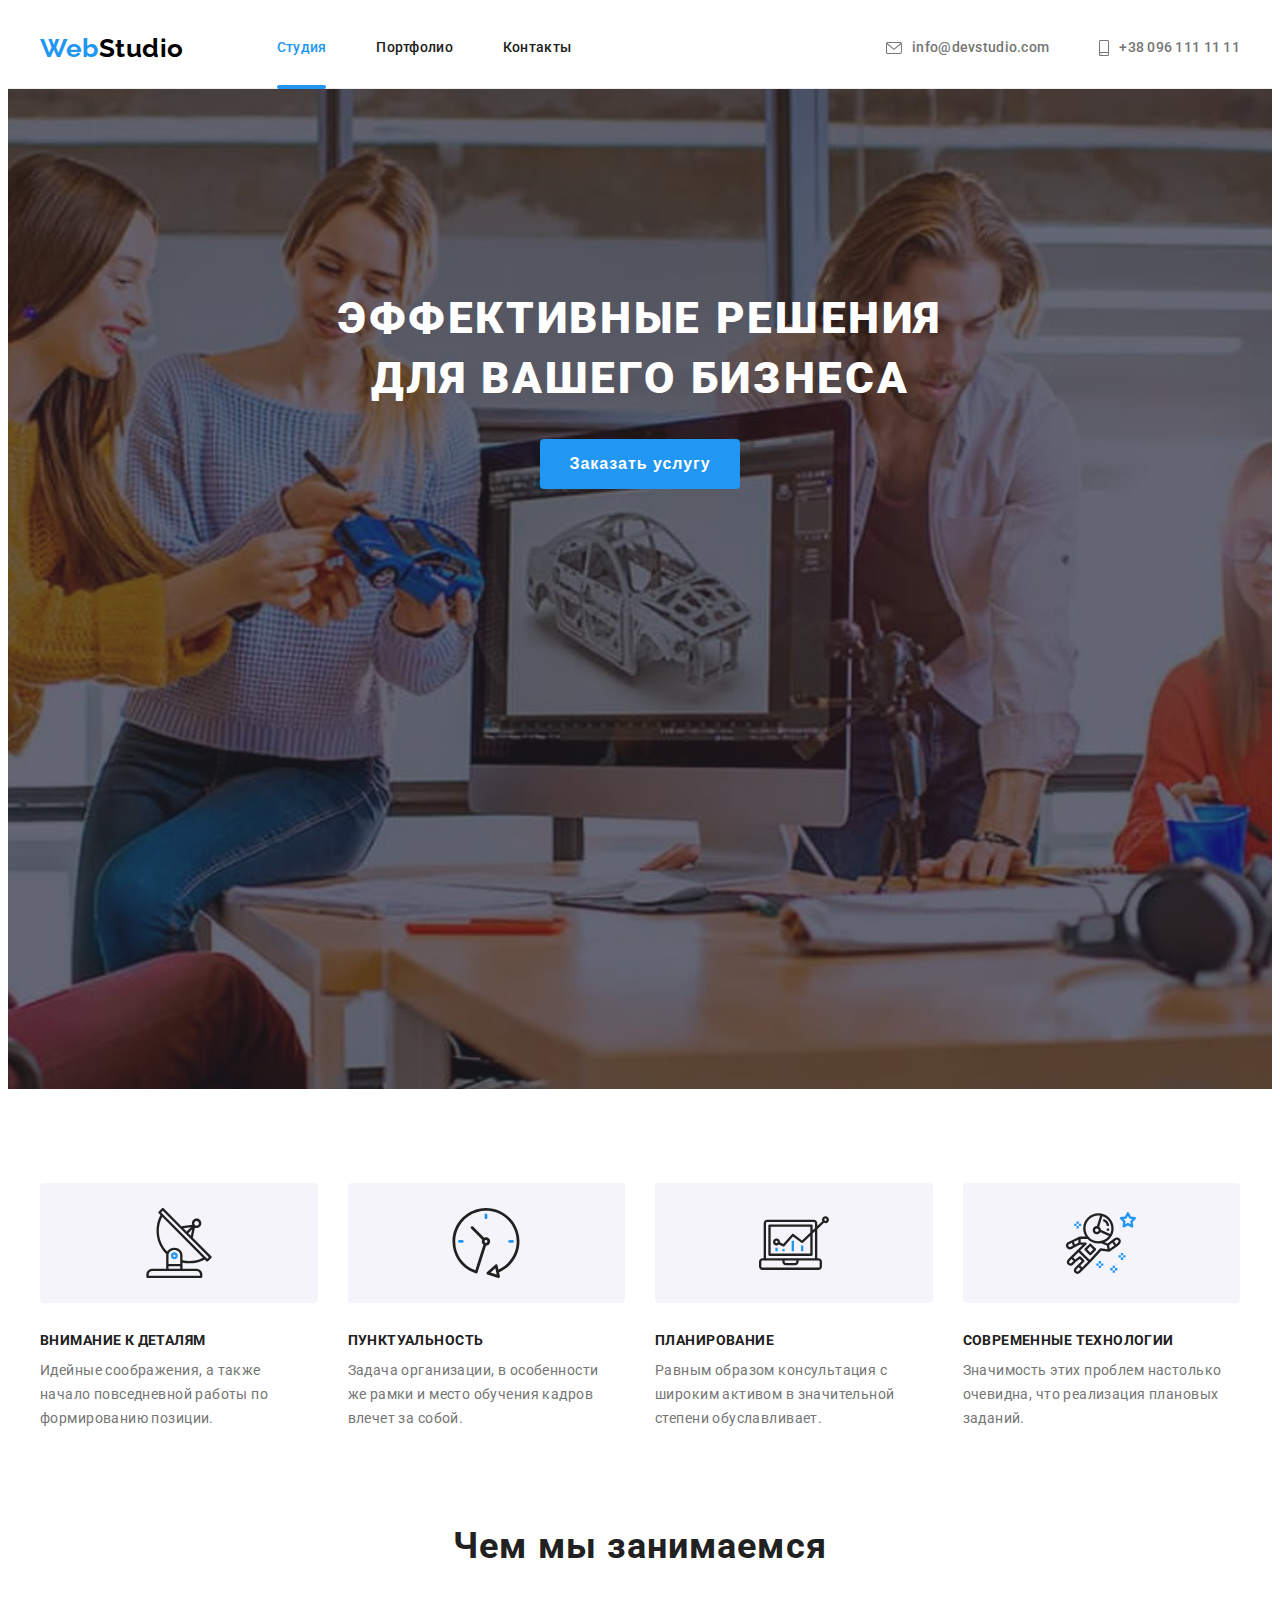
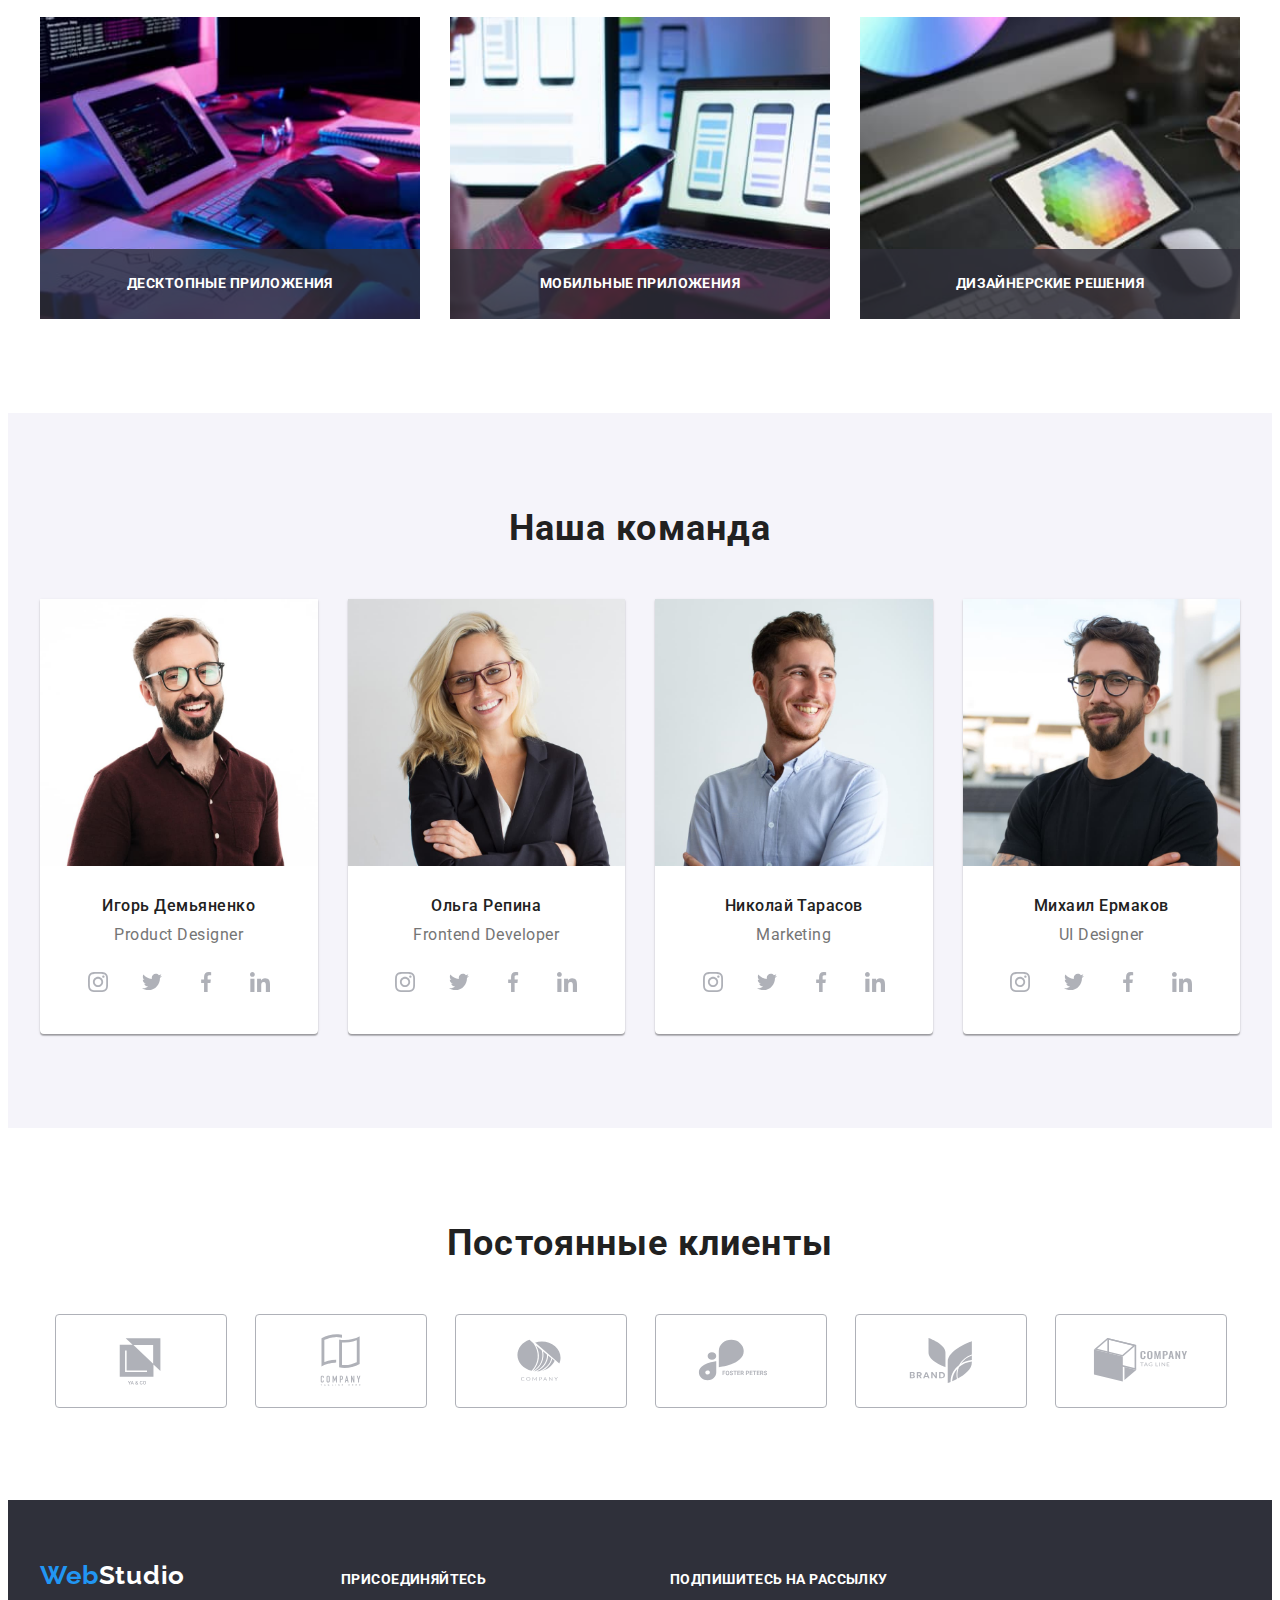
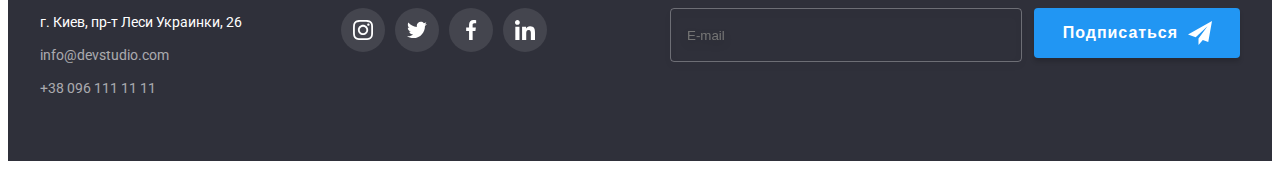
<file: index.html>
<!DOCTYPE html>
<html lang="ru">
  <head>
    <meta charset="UTF-8" />
    <meta http-equiv="X-UA-Compatible" content="IE=edge" />
    <meta name="viewport" content="width=device-width, initial-scale=1.0" />
    <link rel="preconnect" href="https://fonts.googleapis.com" />
    <link rel="preconnect" href="https://fonts.gstatic.com" crossorigin />
    <link
      href="https://fonts.googleapis.com/css2?family=Raleway:wght@700&family=Roboto:wght@400;500;700;900&display=swap"
      rel="stylesheet"
    />
    <title>WebStudio</title>
    <link
      rel="stylesheet"
      href="https://cdnjs.cloudflare.com/ajax/libs/modern-normalize/1.1.0/modern-normalize.min.css"
      integrity="sha512-wpPYUAdjBVSE4KJnH1VR1HeZfpl1ub8YT/NKx4PuQ5NmX2tKuGu6U/JRp5y+Y8XG2tV+wKQpNHVUX03MfMFn9Q=="
      crossorigin="anonymous"
      referrerpolicy="no-referrer"
    />
    <link rel="stylesheet" href="./css/styles.css" />
  </head>

  <body>
    <header class="header">
      <div class="container">
        <nav class="header-nav">
          <a class="head-logo link" href="./">Web<span class="header-logo">Studio</span></a>
          <ul class="header-list list">
            <li class="header-item"><a class="header-nav-item link current" href="./">Студия</a></li>
            <li class="header-item"><a class="header-nav-item link" href="./portfolio.html">Портфолио</a></li>
            <li class="header-item"><a class="header-nav-item link" href="">Контакты</a></li>
          </ul>
        </nav>

        <ul class="header-list list">
          <li class="header-cont-item">
            <a class="header-contact link" href="mailto:info@devstudio.com">
              <svg class="header-icon" width="16" height="14">
                <use href="./images/icons.svg#icon-envelope"></use>
              </svg>
              info@devstudio.com
            </a>
          </li>
          <li class="header-cont-item">
            <a class="header-contact link" href="tel:+380961111111">
              <svg class="header-icon" width="10" height="16">
                <use href="./images/icons.svg#icon-smartphone"></use>
              </svg>
              +38 096 111 11 11
            </a>
          </li>
        </ul>
      </div>
    </header>

    <main>
      <section class="hero">
        <div class="container">
          <h1 class="hero-title">Эффективные решения для вашего бизнеса</h1>
          <button class="hero-button" type="button" data-modal-open>Заказать услугу</button>
        </div>
      </section>

      <section class="section benefits">
        <div class="container">
          <h2 class="visually-hidden">Преимущества</h2>
          <ul class="behefits-list list">
            <li class="benefits-item">
              <div class="benefits-icon-container">
                <svg class="benefits-svg" width="70" height="70">
                  <use href="./images/icons.svg#icon-antenna"></use>
                </svg>
              </div>

              <h3 class="benefits-item-title">Внимание к деталям</h3>
              <p class="benefits-text">
                Идейные соображения, а также начало повседневной работы по формированию позиции.
              </p>
            </li>
            <li class="benefits-item">
              <div class="benefits-icon-container">
                <svg class="benefits-svg" width="70" height="70">
                  <use href="./images/icons.svg#icon-clock"></use>
                </svg>
              </div>

              <h3 class="benefits-item-title">Пунктуальность</h3>
              <p class="benefits-text">
                Задача организации, в особенности же рамки и место обучения кадров влечет за собой.
              </p>
            </li>
            <li class="benefits-item">
              <div class="benefits-icon-container">
                <svg class="benefits-svg" width="70" height="70">
                  <use href="./images/icons.svg#icon-diagram"></use>
                </svg>
              </div>

              <h3 class="benefits-item-title">Планирование</h3>
              <p class="benefits-text">
                Равным образом консультация с широким активом в значительной степени обуславливает.
              </p>
            </li>
            <li class="benefits-item">
              <div class="benefits-icon-container">
                <svg class="benefits-svg" width="70" height="70">
                  <use href="./images/icons.svg#icon-astronaut"></use>
                </svg>
              </div>

              <h3 class="benefits-item-title">Современные технологии</h3>
              <p class="benefits-text">Значимость этих проблем настолько очевидна, что реализация плановых заданий.</p>
            </li>
          </ul>
        </div>
      </section>

      <section class="section work">
        <div class="container">
          <h2 class="section-title">Чем мы занимаемся</h2>
          <ul class="work-list list">
            <li class="work-item">
              <img src="./images/studio/development.jpg" alt="Разработка" width="370" height="294" />
              <div class="work-description">
                <h3 class="work-description-title">Десктопные приложения</h3>
              </div>
            </li>
            <li class="work-item">
              <img
                src="./images/studio/ui-design.jpg"
                alt="Дизайн пользовательского интерфейса"
                width="370"
                height="294"
              />
              <div class="work-description">
                <h3 class="work-description-title">Мобильные приложения</h3>
              </div>
            </li>
            <li class="work-item">
              <img src="./images/studio/design.jpg" alt="Дизайн" width="370" height="294" />
              <div class="work-description">
                <h3 class="work-description-title">Дизайнерские решения</h3>
              </div>
            </li>
          </ul>
        </div>
      </section>

      <section class="section team">
        <div class="container">
          <h2 class="section-title">Наша команда</h2>
          <ul class="team-list list">
            <li class="team-item">
              <img
                class="team-img"
                src="./images/studio/product-designer.jpg"
                alt="Дизайнер подукта"
                width="270"
                height="260"
              />
              <div class="team-info">
                <h3 class="team-title">Игорь Демьяненко</h3>
                <p class="team-text" lang="en">Product Designer</p>
                <ul class="team-soc-list list">
                  <li class="team-soc-item">
                    <a class="team-soc-link link" href="" rel="noopener noreferrer nofollow">
                      <svg class="team-soc-icon" width="20" height="20">
                        <use href="./images/icons.svg#icon-instagram"></use>
                      </svg>
                    </a>
                  </li>
                  <li class="team-soc-item">
                    <a class="team-soc-link link" href="" rel="noopener noreferrer nofollow">
                      <svg class="team-soc-icon" width="20" height="20">
                        <use href="./images/icons.svg#icon-twitter"></use>
                      </svg>
                    </a>
                  </li>
                  <li class="team-soc-item">
                    <a class="team-soc-link link" href="" rel="noopener noreferrer nofollow">
                      <svg class="team-soc-icon" width="20" height="20">
                        <use href="./images/icons.svg#icon-facebook"></use>
                      </svg>
                    </a>
                  </li>
                  <li class="team-soc-item">
                    <a class="team-soc-link link" href="" rel="noopener noreferrer nofollow">
                      <svg class="team-soc-icon" width="20" height="20">
                        <use href="./images/icons.svg#icon-linkedin"></use>
                      </svg>
                    </a>
                  </li>
                </ul>
              </div>
            </li>
            <li class="team-item">
              <img
                class="team-img"
                src="./images/studio/frontend-developer.jpg"
                alt="Фронтенд разработчик"
                width="270"
                height="260"
              />
              <div class="team-info">
                <h3 class="team-title">Ольга Репина</h3>
                <p class="team-text" lang="en">Frontend Developer</p>
                <ul class="team-soc-list list">
                  <li class="team-soc-item">
                    <a class="team-soc-link link" href="" rel="noopener noreferrer nofollow">
                      <svg class="team-soc-icon" width="20" height="20">
                        <use href="./images/icons.svg#icon-instagram"></use>
                      </svg>
                    </a>
                  </li>
                  <li class="team-soc-item">
                    <a class="team-soc-link link" href="" rel="noopener noreferrer nofollow">
                      <svg class="team-soc-icon" width="20" height="20">
                        <use href="./images/icons.svg#icon-twitter"></use>
                      </svg>
                    </a>
                  </li>
                  <li class="team-soc-item">
                    <a class="team-soc-link link" href="" rel="noopener noreferrer nofollow">
                      <svg class="team-soc-icon" width="20" height="20">
                        <use href="./images/icons.svg#icon-facebook"></use>
                      </svg>
                    </a>
                  </li>
                  <li class="team-soc-item">
                    <a class="team-soc-link link" href="" rel="noopener noreferrer nofollow">
                      <svg class="team-soc-icon" width="20" height="20">
                        <use href="./images/icons.svg#icon-linkedin"></use>
                      </svg>
                    </a>
                  </li>
                </ul>
              </div>
            </li>
            <li class="team-item">
              <img class="team-img" src="./images/studio/marketer.jpg" alt="Маркетолог" width="270" height="260" />
              <div class="team-info">
                <h3 class="team-title">Николай Тарасов</h3>
                <p class="team-text" lang="en">Marketing</p>
                <ul class="team-soc-list list">
                  <li class="team-soc-item">
                    <a class="team-soc-link link" href="" rel="noopener noreferrer nofollow">
                      <svg class="team-soc-icon" width="20" height="20">
                        <use href="./images/icons.svg#icon-instagram"></use>
                      </svg>
                    </a>
                  </li>
                  <li class="team-soc-item">
                    <a class="team-soc-link link" href="" rel="noopener noreferrer nofollow">
                      <svg class="team-soc-icon" width="20" height="20">
                        <use href="./images/icons.svg#icon-twitter"></use>
                      </svg>
                    </a>
                  </li>
                  <li class="team-soc-item">
                    <a class="team-soc-link link" href="" rel="noopener noreferrer nofollow">
                      <svg class="team-soc-icon" width="20" height="20">
                        <use href="./images/icons.svg#icon-facebook"></use>
                      </svg>
                    </a>
                  </li>
                  <li class="team-soc-item">
                    <a class="team-soc-link link" href="" rel="noopener noreferrer nofollow">
                      <svg class="team-soc-icon" width="20" height="20">
                        <use href="./images/icons.svg#icon-linkedin"></use>
                      </svg>
                    </a>
                  </li>
                </ul>
              </div>
            </li>
            <li class="team-item">
              <img
                class="team-img"
                src="./images/studio/ui-designer.jpg"
                alt="Дизайнер пользовательского интерфейса"
                width="270"
                height="260"
              />
              <div class="team-info">
                <h3 class="team-title">Михаил Ермаков</h3>
                <p class="team-text" lang="en">UI Designer</p>
                <ul class="team-soc-list list">
                  <li class="team-soc-item">
                    <a class="team-soc-link link" href="" rel="noopener noreferrer nofollow">
                      <svg class="team-soc-icon" width="20" height="20">
                        <use href="./images/icons.svg#icon-instagram"></use>
                      </svg>
                    </a>
                  </li>
                  <li class="team-soc-item">
                    <a class="team-soc-link link" href="" rel="noopener noreferrer nofollow">
                      <svg class="team-soc-icon" width="20" height="20">
                        <use href="./images/icons.svg#icon-twitter"></use>
                      </svg>
                    </a>
                  </li>
                  <li class="team-soc-item">
                    <a class="team-soc-link link" href="" rel="noopener noreferrer nofollow">
                      <svg class="team-soc-icon" width="20" height="20">
                        <use href="./images/icons.svg#icon-facebook"></use>
                      </svg>
                    </a>
                  </li>
                  <li class="team-soc-item">
                    <a class="team-soc-link link" href="" rel="noopener noreferrer nofollow">
                      <svg class="team-soc-icon" width="20" height="20">
                        <use href="./images/icons.svg#icon-linkedin"></use>
                      </svg>
                    </a>
                  </li>
                </ul>
              </div>
            </li>
          </ul>
        </div>
      </section>

      <section class="section">
        <div class="container">
          <h2 class="section-title">Постоянные клиенты</h2>

          <ul class="clients-list list">
            <li class="client-item">
              <a class="client-link" href="" rel="noopener noreferrer nofollow">
                <svg class="client-icon" width="106" height="60">
                  <use href="./images/icons.svg#icon-logo-1"></use>
                </svg>
              </a>
            </li>
            <li class="client-item">
              <a class="client-link" href="" rel="noopener noreferrer nofollow">
                <svg class="client-icon" width="106" height="60">
                  <use href="./images/icons.svg#icon-logo-2"></use>
                </svg>
              </a>
            </li>
            <li class="client-item">
              <a class="client-link" href="" rel="noopener noreferrer nofollow">
                <svg class="client-icon" width="106" height="60">
                  <use href="./images/icons.svg#icon-logo-3"></use>
                </svg>
              </a>
            </li>
            <li class="client-item">
              <a class="client-link" href="" rel="noopener noreferrer nofollow">
                <svg class="client-icon" width="106" height="60">
                  <use href="./images/icons.svg#icon-logo-4"></use>
                </svg>
              </a>
            </li>
            <li class="client-item">
              <a class="client-link" href="" rel="noopener noreferrer nofollow">
                <svg class="client-icon" width="106" height="60">
                  <use href="./images/icons.svg#icon-logo-5"></use>
                </svg>
              </a>
            </li>
            <li class="client-item">
              <a class="client-link" href="" rel="noopener noreferrer nofollow">
                <svg class="client-icon" width="106" height="60">
                  <use href="./images/icons.svg#icon-logo-6"></use>
                </svg>
              </a>
            </li>
          </ul>
        </div>
      </section>
    </main>

    <footer class="footer">
      <div class="container">
        <div>
          <a class="foot-logo link" href="./">Web<span class="footer-logo">Studio</span></a>
          <address class="address">г. Киев, пр-т Леси Украинки, 26</address>
          <ul class="footer-list list">
            <li class="footer-item">
              <a class="footer-contact link" href="mailto:info@devstudio.com">info@devstudio.com</a>
            </li>
            <li class="footer-item"><a class="footer-contact link" href="tel:+380961111111">+38 096 111 11 11</a></li>
          </ul>
        </div>

        <div class="footer-soc">
          <h2 class="footer-soc-title">присоединяйтесь</h2>
          <ul class="footer-soc-list list">
            <li class="footer-soc-item">
              <a class="footer-soc-link link" href="" rel="noopener noreferrer nofollow">
                <svg class="footer-soc-icon" width="20" height="20">
                  <use href="./images/icons.svg#icon-instagram"></use>
                </svg>
              </a>
            </li>
            <li class="footer-soc-item">
              <a class="footer-soc-link link" href="" rel="noopener noreferrer nofollow">
                <svg class="footer-soc-icon" width="20" height="20">
                  <use href="./images/icons.svg#icon-twitter"></use>
                </svg>
              </a>
            </li>
            <li class="footer-soc-item">
              <a class="footer-soc-link link" href="" rel="noopener noreferrer nofollow">
                <svg class="footer-soc-icon" width="20" height="20">
                  <use href="./images/icons.svg#icon-facebook"></use>
                </svg>
              </a>
            </li>
            <li class="footer-soc-item">
              <a class="footer-soc-link link" href="" rel="noopener noreferrer nofollow">
                <svg class="footer-soc-icon" width="20" height="20">
                  <use href="./images/icons.svg#icon-linkedin"></use>
                </svg>
              </a>
            </li>
          </ul>
        </div>

        <form class="footer-email-box">
          <h2>Подпишитесь на рассылку</h2>
          <div class="footer-email-wrap">
            <input
              class="footer-email-input"
              type="email"
              name="subscribe-email"
              id="subscribe-email"
              placeholder="E-mail"
            />
            <div class="footer-email-svg">
              <button type="submit">
                Подписаться
                <svg class="footer-email-icon" width="24" height="24">
                  <use href="./images/icons.svg#icon-send"></use>
                </svg>
              </button>
            </div>
          </div>
        </form>
      </div>
    </footer>

    <div class="backdrop is-hidden" data-modal>
      <div class="modal">
        <button class="modal-close-btn" type="button" data-modal-close>
          <svg width="18" height="18">
            <use href="./images/icons.svg#icon-close-black"></use>
          </svg>
        </button>

        <p class="modal-title">Оставьте свои данные, мы вам перезвоним</p>
        <form class="modal-form">
          <div class="modal-field">
            <label class="modal-label" for="name">Имя</label>
            <div class="input-wrap">
              <input class="modal-input" type="text" name="name" id="name" required />
              <svg class="input-icon" width="18" height="18">
                <use href="./images/icons.svg#icon-person"></use>
              </svg>
            </div>
          </div>

          <div class="modal-field">
            <label class="modal-label" for="tel">Телефон</label>
            <div class="input-wrap">
              <input class="modal-input" type="tel" name="tel" id="tel" required />
              <svg class="input-icon" width="18" height="18">
                <use href="./images/icons.svg#icon-phone"></use>
              </svg>
            </div>
          </div>

          <div class="modal-field">
            <label class="modal-label" for="email">Почта</label>
            <div class="input-wrap">
              <input class="modal-input" type="email" name="email" id="email" required />
              <svg class="input-icon" width="18" height="18">
                <use href="./images/icons.svg#icon-email"></use>
              </svg>
            </div>
          </div>

          <div class="modal-field-label">
            <label class="modal-label" for="comment">Комментарий</label>
            <textarea class="modal-area" name="comment" id="comment" placeholder="Введите текст"></textarea>
          </div>

          <div class="modal-checkbox-wrap">
            <input class="input-check visually-hidden" type="checkbox" name="privacy" id="privacy" />
            <label class="check-text" for="privacy">
              <span>
                <svg class="check-icon" width="11" height="8">
                  <use href="./images/icons.svg#icon-check"></use>
                </svg> </span
              >Соглашаюсь с рассылкой и принимаю&nbsp;<a href="">Условия договора</a>
            </label>
          </div>

          <button class="modal-btn" type="submit">Отправить</button>
        </form>
      </div>
    </div>

    <script src="./js/modal.js"></script>
  </body>
</html>
</file>
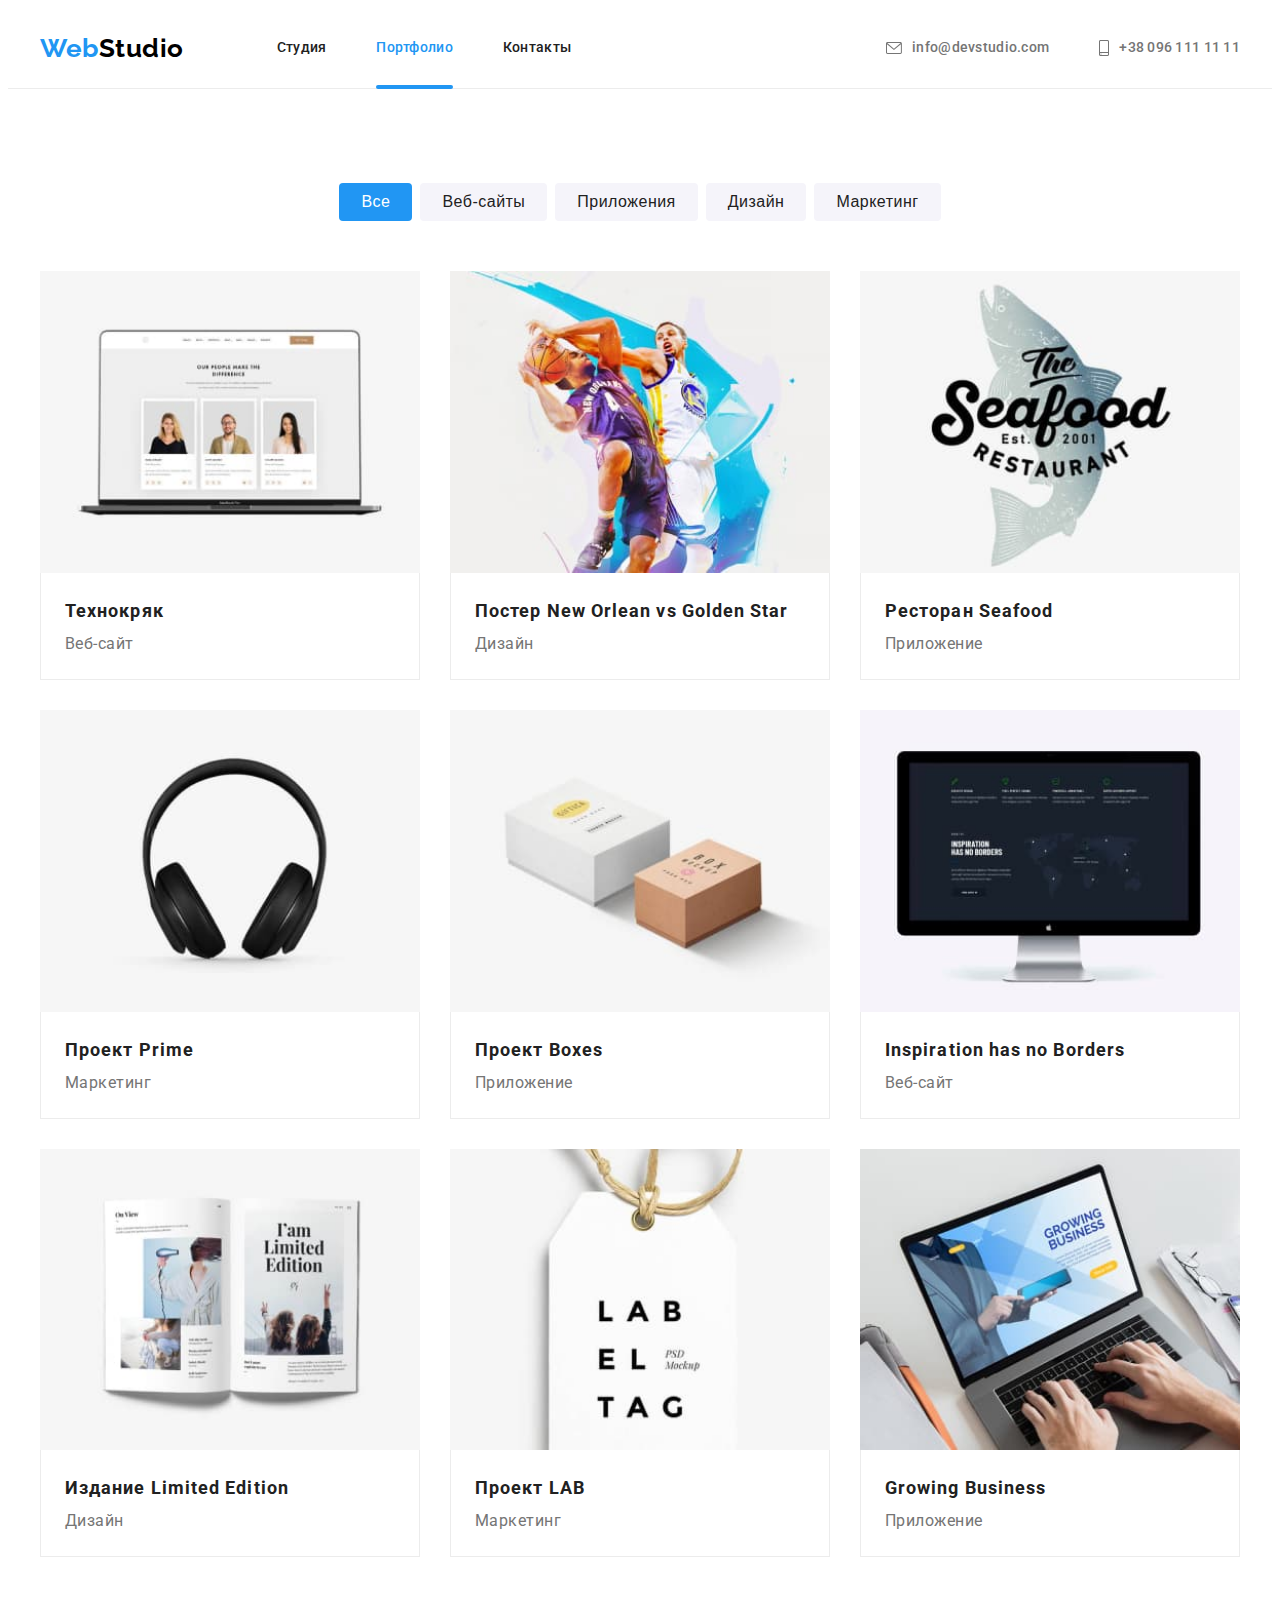
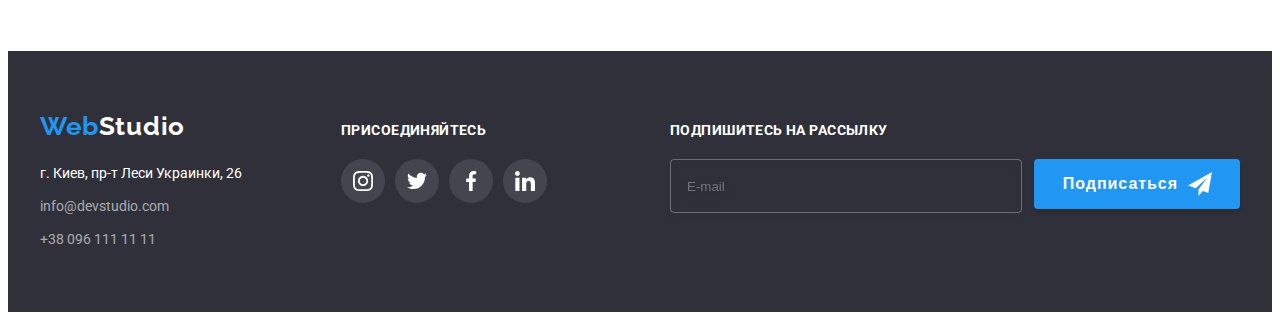
<file: portfolio.html>
<!DOCTYPE html>
<html lang="ru">
  <head>
    <meta charset="UTF-8" />
    <meta http-equiv="X-UA-Compatible" content="IE=edge" />
    <meta name="viewport" content="width=device-width, initial-scale=1.0" />
    <link rel="preconnect" href="https://fonts.googleapis.com" />
    <link rel="preconnect" href="https://fonts.gstatic.com" crossorigin />
    <link
      href="https://fonts.googleapis.com/css2?family=Raleway:wght@700&family=Roboto:wght@400;500;700;900&display=swap"
      rel="stylesheet"
    />
    <title>Portfolio</title>
    <link
      rel="stylesheet"
      href="https://cdnjs.cloudflare.com/ajax/libs/modern-normalize/1.1.0/modern-normalize.min.css"
      integrity="sha512-wpPYUAdjBVSE4KJnH1VR1HeZfpl1ub8YT/NKx4PuQ5NmX2tKuGu6U/JRp5y+Y8XG2tV+wKQpNHVUX03MfMFn9Q=="
      crossorigin="anonymous"
      referrerpolicy="no-referrer"
    />
    <link rel="stylesheet" href="./css/styles.css" />
  </head>

  <body>
    <header class="header">
      <div class="container">
        <nav class="header-nav">
          <a class="head-logo link" href="./">Web<span class="header-logo">Studio</span></a>
          <ul class="header-list list">
            <li class="header-item"><a class="header-nav-item link" href="./">Студия</a></li>
            <li class="header-item"><a class="header-nav-item link current" href="./portfolio.html">Портфолио</a></li>
            <li class="header-item"><a class="header-nav-item link" href="">Контакты</a></li>
          </ul>
        </nav>

        <ul class="header-list list">
          <li class="header-cont-item">
            <a class="header-contact link" href="mailto:info@devstudio.com">
              <svg class="header-icon" width="16" height="14">
                <use href="./images/icons.svg#icon-envelope"></use>
              </svg>
              info@devstudio.com
            </a>
          </li>
          <li class="header-cont-item">
            <a class="header-contact link" href="tel:+380961111111">
              <svg class="header-icon" width="10" height="16">
                <use href="./images/icons.svg#icon-smartphone"></use>
              </svg>
              +38 096 111 11 11
            </a>
          </li>
        </ul>
      </div>
    </header>

    <main>
      <section class="section">
        <div class="container">
          <h1 class="visually-hidden">Портфолио</h1>
          <ul class="portfolio-buttons list">
            <li class="portfolio-button-item">
              <button class="portfolio-button portfolio-current" type="button">Все</button>
            </li>
            <li class="portfolio-button-item"><button class="portfolio-button" type="button">Веб-сайты</button></li>
            <li class="portfolio-button-item"><button class="portfolio-button" type="button">Приложения</button></li>
            <li class="portfolio-button-item"><button class="portfolio-button" type="button">Дизайн</button></li>
            <li class="portfolio-button-item"><button class="portfolio-button" type="button">Маркетинг</button></li>
          </ul>

          <ul class="portfolio-list list">
            <li class="portfolio-item">
              <a class="portfolio-link link" href="">
                <div class="project-box">
                  <img src="./images/portfolio/technocrack.jpg" alt="Сайт технокряк" width="370" height="294" />

                  <p class="project-description">
                    Ресурс предлагает комплексные предложения с разным уровнем функционала и сервисов. Все это позволит
                    посетителю получить исчерпывающие сведения о компании или частном лице.
                  </p>
                </div>
                <div class="portfolio-info">
                  <h2 class="portfolio-title">Технокряк</h2>
                  <p class="portfolio-text">Веб-сайт</p>
                </div>
              </a>
            </li>
            <li class="portfolio-item">
              <a class="portfolio-link link" href="">
                <div class="project-box">
                  <img src="./images/portfolio/poster.jpg" alt="Постер баскетбольного матча" width="370" height="294" />

                  <p class="project-description">
                    Ресурс предлагает комплексные предложения с разным уровнем функционала и сервисов. Все это позволит
                    посетителю получить исчерпывающие сведения о компании или частном лице.
                  </p>
                </div>
                <div class="portfolio-info">
                  <h2 class="portfolio-title">Постер New Orlean vs Golden Star</h2>
                  <p class="portfolio-text">Дизайн</p>
                </div>
              </a>
            </li>
            <li class="portfolio-item">
              <a class="portfolio-link link" href="">
                <div class="project-box">
                  <img src="./images/portfolio/restaurant.jpg" alt="Лого ресторана" width="370" height="294" />

                  <p class="project-description">
                    Ресурс предлагает комплексные предложения с разным уровнем функционала и сервисов. Все это позволит
                    посетителю получить исчерпывающие сведения о компании или частном лице.
                  </p>
                </div>
                <div class="portfolio-info">
                  <h2 class="portfolio-title">Ресторан Seafood</h2>
                  <p class="portfolio-text">Приложение</p>
                </div>
              </a>
            </li>
            <li class="portfolio-item">
              <a class="portfolio-link link" href="">
                <div class="project-box">
                  <img src="./images/portfolio/project-prime.jpg" alt="Наушники" width="370" height="294" />

                  <p class="project-description">
                    Ресурс предлагает комплексные предложения с разным уровнем функционала и сервисов. Все это позволит
                    посетителю получить исчерпывающие сведения о компании или частном лице.
                  </p>
                </div>
                <div class="portfolio-info">
                  <h2 class="portfolio-title">Проект Prime</h2>
                  <p class="portfolio-text">Маркетинг</p>
                </div>
              </a>
            </li>
            <li class="portfolio-item">
              <a class="portfolio-link link" href="">
                <div class="project-box">
                  <img src="./images/portfolio/project-boxes.jpg" alt="Коробки" width="370" height="294" />

                  <p class="project-description">
                    Ресурс предлагает комплексные предложения с разным уровнем функционала и сервисов. Все это позволит
                    посетителю получить исчерпывающие сведения о компании или частном лице.
                  </p>
                </div>
                <div class="portfolio-info">
                  <h2 class="portfolio-title">Проект Boxes</h2>
                  <p class="portfolio-text">Приложение</p>
                </div>
              </a>
            </li>
            <li class="portfolio-item">
              <a class="portfolio-link link" href="">
                <div class="project-box">
                  <img src="./images/portfolio/inspiration.jpg" alt="Сайт вдохновение" width="370" height="294" />

                  <p class="project-description">
                    Ресурс предлагает комплексные предложения с разным уровнем функционала и сервисов. Все это позволит
                    посетителю получить исчерпывающие сведения о компании или частном лице.
                  </p>
                </div>
                <div class="portfolio-info">
                  <h2 class="portfolio-title" lang="en">Inspiration has no Borders</h2>
                  <p class="portfolio-text">Веб-сайт</p>
                </div>
              </a>
            </li>
            <li class="portfolio-item">
              <a class="portfolio-link link" href="">
                <div class="project-box">
                  <img src="./images/portfolio/magazine.jpg" alt="Статья в журнале" width="370" height="294" />

                  <p class="project-description">
                    Ресурс предлагает комплексные предложения с разным уровнем функционала и сервисов. Все это позволит
                    посетителю получить исчерпывающие сведения о компании или частном лице.
                  </p>
                </div>
                <div class="portfolio-info">
                  <h2 class="portfolio-title">Издание Limited Edition</h2>
                  <p class="portfolio-text">Дизайн</p>
                </div>
              </a>
            </li>
            <li class="portfolio-item">
              <a class="portfolio-link link" href="">
                <div class="project-box">
                  <img src="./images/portfolio/project-lab.jpg" alt="Маркетинговый проект" width="370" height="294" />

                  <p class="project-description">
                    Ресурс предлагает комплексные предложения с разным уровнем функционала и сервисов. Все это позволит
                    посетителю получить исчерпывающие сведения о компании или частном лице.
                  </p>
                </div>
                <div class="portfolio-info">
                  <h2 class="portfolio-title">Проект LAB</h2>
                  <p class="portfolio-text">Маркетинг</p>
                </div>
              </a>
            </li>
            <li class="portfolio-item">
              <a class="portfolio-link link" href="">
                <div class="project-box">
                  <img
                    src="./images/portfolio/application.jpg"
                    alt="Приложение растущий бизнес"
                    width="370"
                    height="294"
                  />

                  <p class="project-description">
                    Ресурс предлагает комплексные предложения с разным уровнем функционала и сервисов. Все это позволит
                    посетителю получить исчерпывающие сведения о компании или частном лице.
                  </p>
                </div>
                <div class="portfolio-info">
                  <h2 class="portfolio-title" lang="en">Growing Business</h2>
                  <p class="portfolio-text">Приложение</p>
                </div>
              </a>
            </li>
          </ul>
        </div>
      </section>
    </main>

    <footer class="footer">
      <div class="container">
        <div>
          <a class="foot-logo link" href="./">Web<span class="footer-logo">Studio</span></a>
          <address class="address">г. Киев, пр-т Леси Украинки, 26</address>
          <ul class="footer-list list">
            <li class="footer-item">
              <a class="footer-contact link" href="mailto:info@devstudio.com">info@devstudio.com</a>
            </li>
            <li class="footer-item"><a class="footer-contact link" href="tel:+380961111111">+38 096 111 11 11</a></li>
          </ul>
        </div>

        <div class="footer-soc">
          <h2 class="footer-soc-title">присоединяйтесь</h2>
          <ul class="footer-soc-list list">
            <li class="footer-soc-item">
              <a class="footer-soc-link link" href="" rel="noopener noreferrer nofollow">
                <svg class="footer-soc-icon" width="20" height="20">
                  <use href="./images/icons.svg#icon-instagram"></use>
                </svg>
              </a>
            </li>
            <li class="footer-soc-item">
              <a class="footer-soc-link link" href="" rel="noopener noreferrer nofollow">
                <svg class="footer-soc-icon" width="20" height="20">
                  <use href="./images/icons.svg#icon-twitter"></use>
                </svg>
              </a>
            </li>
            <li class="footer-soc-item">
              <a class="footer-soc-link link" href="" rel="noopener noreferrer nofollow">
                <svg class="footer-soc-icon" width="20" height="20">
                  <use href="./images/icons.svg#icon-facebook"></use>
                </svg>
              </a>
            </li>
            <li class="footer-soc-item">
              <a class="footer-soc-link link" href="" rel="noopener noreferrer nofollow">
                <svg class="footer-soc-icon" width="20" height="20">
                  <use href="./images/icons.svg#icon-linkedin"></use>
                </svg>
              </a>
            </li>
          </ul>
        </div>

        <form class="footer-email-box">
          <h2>Подпишитесь на рассылку</h2>
          <div class="footer-email-wrap">
            <input
              class="footer-email-input"
              type="email"
              name="subscribe-email"
              id="subscribe-email"
              placeholder="E-mail"
            />
            <div class="footer-email-svg">
              <button type="submit">Подписаться</button>
              <svg class="footer-email-icon" width="24" height="24">
                <use href="./images/icons.svg#icon-send"></use>
              </svg>
            </div>
          </div>
        </form>
      </div>
    </footer>
  </body>
</html>
</file>
<file: css/styles.css>
:root {
    --main-color: #212121;
    --second-color: #757575;
    --accent-color: #2196F3;
    --white-color: #FFFFFF;
    --main-title-color: #FFFFFF;
    --transition-time: 250ms;
    --cubic-func: cubic-bezier(0.4, 0, 0.2, 1);

    --item: 3;
    --space: 30px
}

p, h1, h2, h3, h4, h5, h6{
    margin: 0;
}

ul{
    margin: 0;
    padding-left: 0;
    padding: 0;
}

img{
    display: block;
    width: 100%;
    height: auto;
}

body{
    font-family: 'Roboto', sans-serif;
    
    color: var(--main-color);
    background-color: var(--white-color);
}

.list{
    list-style: none;
}

.link{
    text-decoration: none;
    display: block;
}

.container{
    width: 1200px;
    margin: 0 auto;
    padding-left: 15px;
    padding-right: 15px;
}

.visually-hidden {
    padding: 0;

    position: absolute;
    width: 1px;
    height: 1px;
    margin: -1px;
    border: 0; 
    white-space: nowrap;

    clip-path: inset(100%);
    clip: rect(0 0 0 0);
    overflow: hidden;
}

.section{
    padding-top: 94px;
    padding-bottom: 94px;
}

/* ----------Header----------*/

.header{
    border-bottom: 1px solid #ECECEC;
}

.head-logo, 
.foot-logo{
    font-family: 'Raleway';
    font-weight: 700;
    font-size: 26px;
    line-height: 1.19;
    letter-spacing: 0.02em;

    color: var(--accent-color);
}
.header-logo{
    color: #000000;
}

.header-nav-item{
    padding-top: 32px;
    padding-bottom: 32px;

    font-weight: 500;
    font-size: 14px;
    line-height: 1.14;
    letter-spacing: 0.02em;

    color: var(--main-color);
    position: relative;

    transition: color var(--transition-time) var(--cubic-func);
}

.header-nav-item:hover,
.header-nav-item:focus {
    color: var(--accent-color);
}

.header-item:not(:last-child){
    margin-right: 50px;
}

.header-list{
    display: flex;
    margin-left: auto;
}

.header-nav{
    display: flex;
    align-items: center;
}

.head-logo{
    margin-right: 93px;
}


.header-cont-item:not(:last-child){
    margin-right: 50px;
}

.header .container{
    display: flex;
    align-items: center;
}

.header-contact{
    display: flex;
    align-items: center;
    justify-content: center;
    padding-top: 10px;
    padding-bottom: 10px;

    font-weight: 500;
    font-size: 14px;
    line-height: 1.14;
    letter-spacing: 0.02em;

    color: var(--second-color);

    transition: color var(--transition-time) var(--cubic-func);
}

.header-icon{
    margin-right: 10px;

    fill: currentColor;
}

.header-contact:hover,
.header-contact:focus {
    color: var(--accent-color);
}

.current{
    color: var(--accent-color);
}

.current::after{
    content: "";
    position: absolute;
    display: block;

    bottom: -1px;
    width: 100%;
    height: 4px;
    
    background-color: var(--accent-color);
    border-radius: 2px;
}

/* ---------Footer----------*/

.footer {
    background-color: #2F303A;
    padding-top: 60px;
    padding-bottom: 60px;
}

.footer-logo{
    font-family: 'Raleway';
    font-weight: 700;
    font-size: 26px;
    line-height: 1.19;
    letter-spacing: 0.03em;
    
    color: var(--white-color);
}

.address{
    margin-top: 20px;

    font-style: normal;
    font-size: 14px;
    line-height: 1.71;

    color: var(--white-color);
    
}

.footer-contact{
    font-size: 14px;
    line-height: 1.71;

    color: rgba(255, 255, 255, 0.6);

    transition: color var(--transition-time) var(--cubic-func);
}
.footer-contact:hover,
.footer-contact:focus {
    color: var(--accent-color);
}

.footer-list{
    margin-top: 9px;
    width: 231px;
}

.footer-item:not(:first-child){
    margin-top: 9px;
}

.footer-soc-title{
    margin-bottom: 20px;

    font-weight: 700;
    font-size: 14px;
    line-height: 1.14;
    letter-spacing: 0.03em;
    text-transform: uppercase;
    
    color: var(--white-color);
}

.footer .container{
    display: flex;
    align-items: baseline;
}

.footer-soc{
    margin-left: 70px;
}

.footer-soc-list {
    display: flex;
    justify-content: center;
}

.footer-soc-item {
    width: 44px;
    height: 44px;
}

.footer-soc-item:not(:last-child) {
    margin-right: 10px;
}

.footer-soc-link {
    display: flex;
    align-items: center;
    justify-content: center;

    height: 100%;
    width: 100%;
    border-radius: 50%;
    background-color: rgba(255, 255, 255, 0.1);
    color: var(--white-color);

    transition: background-color var(--transition-time) var(--cubic-func);
}

.footer-soc-icon {
    fill: currentColor;
}

.footer-soc-link:hover,
.footer-soc-link:focus {
    background-color: var(--accent-color);
}


.footer-email-box{
    margin-left: auto;

    width: 570px;
}

.footer-email-box h2{
    margin-bottom: 20px;

    font-weight: 700;
    font-size: 14px;
    line-height: 1.14;
    letter-spacing: 0.03em;
    text-transform: uppercase;
    
    color: var(--white-color);
}

.footer-email-wrap{
    display: flex;
}

.footer-email-wrap input{
    display: block;
    margin-right: 12px;
    padding-left: 16px;

    width: 100%;
    height: 50px;

    transition: border-color var(--transition-time) var(--cubic-func);

    color: var(--white-color);
    background-color: transparent;
    border: 1px solid rgba(255, 255, 255, 0.3);
    filter: drop-shadow(0px 4px 4px rgba(0, 0, 0, 0.15));
    border-radius: 4px;
    outline: none;
}

.footer-email-wrap input:focus{
    border-color: var(--accent-color);
}

.footer-email-svg{
    position: relative;
}

.footer-email-icon{
    position: absolute;
    top: 13px;
    right: 28px;
}

.footer-email-wrap button{
    margin-left: auto;
    padding: 10px 62px 10px 29px;

    min-width: 200px;
    height: 50px;

    font-weight: 700;
    font-size: 16px;
    line-height: 1.87;
    letter-spacing: 0.06em;

    transition: background-color var(--transition-time) var(--cubic-func);

    color: var(--white-color);
    background-color: var(--accent-color);
    box-shadow: 0px 4px 4px rgba(0, 0, 0, 0.15);
    border-radius: 4px;
    border: none;
    cursor: pointer;
}

.footer-email-wrap button:hover, 
.footer-email-wrap button:focus{
    background-color: #188CE8;
}



/* ----------Hero----------*/

.hero {
    padding-top: 200px;
    padding-bottom: 200px;
    margin: 0 auto;

    max-width: 1600px;
    min-height: 600px;

    background-color: #2F303A;
    background-image: linear-gradient(rgba(47, 48, 58, 0.4), rgba(47, 48, 58, 0.4)), url("../images/studio/hero-bg.jpg");
    background-repeat: no-repeat;
    background-position: center;
    background-size: cover;  
}

.hero-title{
    margin: 0 auto;
    margin-bottom: 30px;

    font-weight: 900;
    font-size: 44px;
    line-height: 1.36;

    text-align: center;
    letter-spacing: 0.06em;
    text-transform: uppercase;
    color: var(--main-title-color);
    max-width: 696px;
    
}

.hero-button{
    display: block;
    margin: 0 auto;

    font-weight: 700;
    font-size: 16px;
    line-height: 1.87;
    letter-spacing: 0.06em;

    color: var(--white-color);
    background-color: var(--accent-color);
    border-radius: 4px;
    cursor: pointer;
    border: none;
    min-width: 200px;
    min-height: 50px;
    
    transition: box-shadow var(--transition-time) var(--cubic-func),
    background-color var(--transition-time) var(--cubic-func);
}

.hero-button:hover,
.hero-button:focus{
    background-color: #188CE8;
    box-shadow: 0px 4px 4px rgba(0, 0, 0, 0.15);
}


/* ----------Benefits----------- */

.benefits{
    padding-bottom: 47px;
}

.behefits-list{
    display: flex;
    margin: calc(-1 * var(--space) / 2);
}

.benefits-item{
    --item: 4;
    flex-basis: calc(100% / var(--item) - var(--space));
    margin: calc(var(--space) / 2);
}

.benefits-icon-container{
    display: flex;
    align-items: center;
    justify-content: center;
    margin-bottom: 30px;

    width: 100%;
    min-height: 120px;
    
    background-color: #F5F4FA;
    border-radius: 4px;
}

.benefits-item-title{
    margin-bottom: 10px;

    font-weight: 700;
    font-size: 14px;
    line-height: 1.14;
    letter-spacing: 0.03em;
    text-transform: uppercase;

    color: var(--main-color);
    
}

.benefits-text{
    font-size: 14px;
    line-height: 1.71;
    letter-spacing: 0.03em;

    color: var(--second-color);
    width: 270px;
}


/* ----------Work----------- */

.work{
    padding-top: 47px;
}

.work-list{
    display: flex;
    margin: calc(-1 * var(--space) / 2);
}

.work-item{
    flex-basis: calc(100% / var(--item) - var(--space));
    margin: calc(var(--space) / 2);

    padding-right: 0;

    position: relative;
}

.work-description{
    display: flex;
    align-items: center;
    justify-content: center;

    position: absolute;
    bottom: 0;

    width: 100%;
    min-height: 70px;

    background-color: rgba(47, 48, 58, 0.8);
}

.work-description-title{
    font-weight: 700;
    font-size: 14px;
    line-height: 1.14;
    text-align: center;
    letter-spacing: 0.03em;
    text-transform: uppercase;
    
    color: var(--white-color);
}

.section-title{
    margin-bottom: 50px;

    font-weight: 700;
    font-size: 36px;
    line-height: 1.17;
    text-align: center;
    letter-spacing: 0.03em;

    color: var(--main-color);
    
}

/* ----------Team----------- */

.team{
    background-color: #F5F4FA;
}

.team-list{
    display: flex;
    margin: calc(-1 * var(--space) / 2);
}

.team-item{
    --item: 4;
    flex-basis: calc(100% / var(--item) - var(--space));
    margin: calc(var(--space) / 2);

    background-color: #FFFFFF;
    box-shadow: 0px 1px 3px rgba(0, 0, 0, 0.12), 0px 1px 1px rgba(0, 0, 0, 0.14), 0px 2px 1px rgba(0, 0, 0, 0.2);
    border-radius: 0px 0px 4px 4px;
}

.team-title{
    margin-bottom: 10px;

    font-weight: 500;
    font-size: 16px;
    line-height: 1.19;
    letter-spacing: 0.03em;

    color: var(--main-color);
    
}

.team-info {
    padding-top: 30px;
    text-align: center;
    padding-bottom: 30px;
    padding-left: 10px;
    padding-right: 10px;
}

.team-text{
    margin-bottom: 16px;

    font-size: 16px;
    line-height: 1.19;
    letter-spacing: 0.03em;

    color: var(--second-color);
}

.team-soc-list{
    display: flex;
    justify-content: center;
}

.team-soc-item{
    width: 44px;
    height: 44px;
}

.team-soc-item:not(:last-child){
    margin-right: 10px;
}

.team-soc-link{
    display: flex;
    align-items: center;
    justify-content: center;

    height: 100%;
    width: 100%;
    border-radius: 50%;
    color: #AFB1B8;

    transition: color var(--transition-time) var(--cubic-func),
    background-color var(--transition-time) var(--cubic-func);
}

.team-soc-icon{
    fill: currentColor;
}

.team-soc-link:hover,
.team-soc-link:focus{
    background-color: var(--accent-color);
    color: var(--white-color)
}

/* ----------Clients------------ */

.clients-list{
    display: flex;
    justify-content: center;
    align-items: center;
}

.client-item:not(:last-child){
    margin-right: 30px;
}

.client-item{
    min-width: 170px;
    height: 92px;
}

.client-link{
    display: flex;
    justify-content: center;
    align-items: center;

    width: 100%;
    height: 100%;
    border: 1px solid #AFB1B8;
    border-radius: 4px;
    color: #AFB1B8;

    transition: color var(--transition-time) var(--cubic-func),
    border var(--transition-time) var(--cubic-func);
}

.client-icon{
    fill: currentColor;
}

.client-link:hover,
.client-link:focus{
    border: 1px solid var(--accent-color);
    color: var(--accent-color);
}

/* ----------Portfolio----------- */

.portfolio{
    padding-top: 97px;
    padding-bottom: 91px;
}

.portfolio-buttons{
    display: flex;
    justify-content: center;
    margin-bottom: 50px;
}

.portfolio-button{
    padding: 6px 22px 6px 22px;

    background-color: #F5F4FA;
    border-radius: 4px;
    font-weight: 500;
    font-size: 16px;
    line-height: 1.62;
    letter-spacing: 0.03em;

    color: var(--main-color);
    border: none;
    
    transition: box-shadow var(--transition-time) var(--cubic-func),
     background-color var(--transition-time) var(--cubic-func),
     color var(--transition-time) var(--cubic-func);
}

.portfolio-button-item:not(:last-child) {
    margin-right: 8px;
}

.portfolio-button:hover, 
.portfolio-button:focus{
    box-shadow: 0px 3px 1px rgba(0, 0, 0, 0.1), 0px 1px 2px rgba(0, 0, 0, 0.08), 0px 2px 2px rgba(0, 0, 0, 0.12);
    background-color: var(--accent-color);
    color: var(--white-color);
    cursor: pointer;
}

.portfolio-current{
    background-color: var(--accent-color);
    color: var(--white-color);
}

.portfolio-info{
    padding: 20px 24px;

    border-bottom: 1px solid #ECECEC;
    border-left: 1px solid #ECECEC;
    border-right: 1px solid #ECECEC;
}

.portfolio-list{
    display: flex;
    flex-wrap: wrap;
    margin: calc(-1 * var(--space) / 2);
}

.portfolio-item{
    flex-basis: calc(100% / var(--item) - var(--space));
    margin: calc(var(--space) / 2);
}

.portfolio-link{
    transition: box-shadow var(--transition-time) var(--cubic-func);
}

.portfolio-link:hover,
.portfolio-link:focus{
    box-shadow: 0px 1px 1px rgba(0, 0, 0, 0.12), 0px 4px 4px rgba(0, 0, 0, 0.06), 1px 4px 6px rgba(0, 0, 0, 0.16);
}

.portfolio-link:hover .project-description,
.portfolio-link:focus .project-description {
    transform: translateY(0);
}

.project-box{
    position: relative;
    overflow: hidden;
}

.project-description{
    display: flex;
    justify-content: center;
    align-items: center;

    position: absolute;
    top: 0;

    padding-left: 24px;

    height: 100%;
    width: 100%;

    font-size: 18px;
    line-height: 1.56;
    letter-spacing: 0.03em;
    
    transform: translateY(101%);
    transition: transform var(--transition-time) var(--cubic-func);

    color: var(--white-color);
    background-color: rgba(33, 150, 243, 0.9);
}

.portfolio-title{
    font-weight: 700;
    font-size: 18px;
    line-height: 2.0;
    letter-spacing: 0.06em;

    color: var(--main-color);
}

.portfolio-text{
    font-size: 16px;
    line-height: 1.87;
    letter-spacing: 0.03em;

    color: var(--second-color);
}

/* -----------Backdrop----------- */
.backdrop{
    position: fixed;

    top: 0;
    left: 0;

    width: 100%;
    height: 100%;

    transition: opacity var(--transition-time) linear, visibility var(--transition-time) linear;

    background-color: rgba(0, 0, 0, 0.2);
}

.backdrop.is-hidden .modal{
    transform: translate(-50%, -50%) scale(3);
}

.modal{
    position: absolute;
    top: 50%;
    left: 50%;

    padding: 40px;

    transform: translate(-50%, -50%) scale(1);
    transition: transform var(--transition-time) linear;
    
    width: 528px;
    min-height: 581px;

    background-color: var(--white-color);
    box-shadow: 0px 1px 3px rgba(0, 0, 0, 0.12), 0px 1px 1px rgba(0, 0, 0, 0.14), 0px 2px 1px rgba(0, 0, 0, 0.2);
    border-radius: 4px
}

.modal-close-btn{
    display: flex;
    align-items: center;
    justify-content: center;

    position: absolute;
    padding: 0;

    top: 8px;
    right: 8px;

    width: 30px;
    height: 30px;

    transition: color var(--transition-time) var(--cubic-func);

    color: #000000;
    border-radius: 50%;
    border: 1px solid rgba(0, 0, 0, 0.1);
    background-color: var(--white-color);

    cursor: pointer;
}

.modal-close-btn svg{
    fill: currentColor;
}

.modal-close-btn:hover, 
.modal-close-btn:focus{
    color: var(--accent-color);
}

.is-hidden{
    opacity: 0;
    visibility: hidden;
    pointer-events: none;
}

.modal-title{
    margin-bottom: 12px;

    font-weight: 700;
     font-size: 20px;
    line-height: 1.15;
    text-align: center;
    letter-spacing: 0.03em;
    
    color: #212121;
}

.modal-field{
    margin-bottom: 10px;
}

.modal-label{
    display: block;
    margin-bottom: 4px;

    font-size: 12px;
    line-height: 14px;
    letter-spacing: 0.01em;
    
    color: var(--second-color);
}

.input-wrap{
    position: relative;
}

.modal-input{
    padding-left: 42px;

    width: 100%;
    height: 40px;

    transition: border-color var(--transition-time) var(--cubic-func);

    background-color: transparent;
    border: 1px solid rgba(33, 33, 33, 0.2);
    border-radius: 4px;
    outline: transparent;
}

.modal-input:focus{
    border-color: var(--accent-color);
}

.modal-input:focus + .input-icon{
    fill: var(--accent-color);
}

.input-icon{
    position: absolute;
    left: 0;
    top: 50%;
    margin-left: 12px;

    transition: fill var(--transition-time) var(--cubic-func);
    transform: translateY(-50%);

    fill: var(--main-color);
}

.modal-field-label{
    margin-bottom: 20px;
}

.modal-area{
    padding: 12px 16px;

    width: 100%;
    height: 120px;

    outline: transparent;
    border: 1px solid rgba(33, 33, 33, 0.2);
    border-radius: 4px;

    resize: none;
}

.modal-area::placeholder{
    transition: border-color var(--transition-time) var(--cubic-func);

    font-size: 14px;
    line-height: 1.14;
    letter-spacing: 0.01em;
    
    color: rgba(117, 117, 117, 0.5);
}

.modal-area:focus{
    border-color: var(--accent-color);
}

.modal-checkbox-wrap{
    margin-bottom: 30px;
}

.input-check:checked + .check-text span{
    border: none;
    background-color: var(--accent-color);
}

.input-check:checked + .check-text svg {
    fill: var(--white-color);
}

.check-text{
    display: flex;
    align-items: center;

    font-size: 14px;
    line-height: 1.71;
    letter-spacing: 0.03em;
    
    color: var(--second-color);
}

.check-text span{
    display: flex;
    align-items: center;
    justify-content: center;
    
    margin-right: 8px;
    margin-left: 12px;
    
    width: 16px;
    height: 15px;

    transition: backgroung-color var(--transition-time) var(--cubic-func);
    
    border: 2px solid #000;
    border-radius: 2px
}

.check-icon{
    fill: transparent;
    transition: fill var(--transition-time) var(--cubic-func);
}

.check-text a{
    color: var(--accent-color);
    text-decoration-line: underline;
}

.modal-btn{
    display: block;
    margin: 0 auto;

    min-width: 200px;
    min-height: 50px;

    transition: background-color var(--transition-time) var(--cubic-func);

    color: var(--white-color);
    background-color: var(--accent-color);
    box-shadow: 0px 4px 4px rgba(0, 0, 0, 0.15);
    border: none;
    border-radius: 4px;

    cursor: pointer;
}
.modal-btn:hover, 
.modal-btn:focus{
    background-color: #188CE8;
}
</file>
